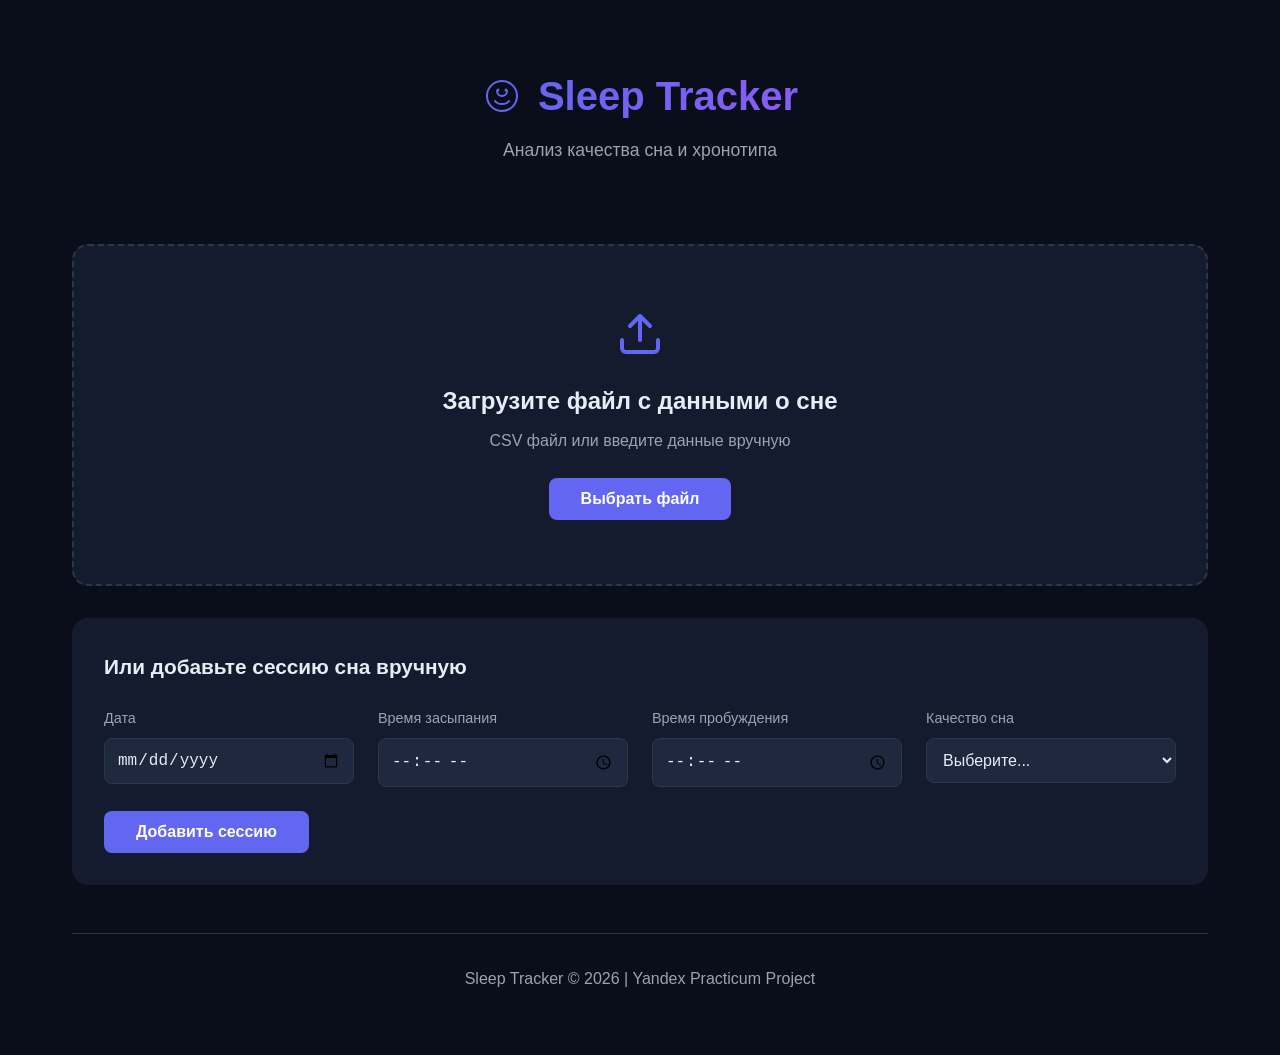
<file: index.html>
<!DOCTYPE html>
<html lang="ru">
<head>
    <meta charset="UTF-8">
    <meta name="viewport" content="width=device-width, initial-scale=1.0">
    <title>Sleep Tracker - Анализ сна</title>
    <link rel="stylesheet" href="styles.css">
</head>
<body>
    <div class="container">
        <header>
            <div class="logo">
                <svg width="40" height="40" viewBox="0 0 40 40" fill="none">
                    <path d="M20 5C11.716 5 5 11.716 5 20C5 28.284 11.716 35 20 35C28.284 35 35 28.284 35 20C35 11.716 28.284 5 20 5Z" stroke="currentColor" stroke-width="2"/>
                    <path d="M25 15C25 17.761 22.761 20 20 20C17.239 20 15 17.761 15 15" stroke="currentColor" stroke-width="2" stroke-linecap="round"/>
                    <circle cx="16" cy="14" r="1.5" fill="currentColor"/>
                    <circle cx="24" cy="14" r="1.5" fill="currentColor"/>
                    <path d="M13 25C13 25 15 28 20 28C25 28 27 25 27 25" stroke="currentColor" stroke-width="2" stroke-linecap="round"/>
                </svg>
                <h1>Sleep Tracker</h1>
            </div>
            <p class="subtitle">Анализ качества сна и хронотипа</p>
        </header>

        <main>
            <section class="upload-section">
                <div class="upload-area" id="uploadArea">
                    <svg width="48" height="48" viewBox="0 0 24 24" fill="none">
                        <path d="M21 15V19C21 19.5304 20.7893 20.0391 20.4142 20.4142C20.0391 20.7893 19.5304 21 19 21H5C4.46957 21 3.96086 20.7893 3.58579 20.4142C3.21071 20.0391 3 19.5304 3 19V15" stroke="currentColor" stroke-width="2" stroke-linecap="round" stroke-linejoin="round"/>
                        <path d="M17 8L12 3L7 8" stroke="currentColor" stroke-width="2" stroke-linecap="round" stroke-linejoin="round"/>
                        <path d="M12 3V15" stroke="currentColor" stroke-width="2" stroke-linecap="round" stroke-linejoin="round"/>
                    </svg>
                    <h2>Загрузите файл с данными о сне</h2>
                    <p>CSV файл или введите данные вручную</p>
                    <input type="file" id="fileInput" accept=".csv,.txt" hidden>
                    <button class="btn-primary" onclick="document.getElementById('fileInput').click()">
                        Выбрать файл
                    </button>
                </div>
            </section>

            <section class="manual-input-section">
                <h3>Или добавьте сессию сна вручную</h3>
                <form id="sleepForm">
                    <div class="form-grid">
                        <div class="form-group">
                            <label>Дата</label>
                            <input type="date" id="date" required>
                        </div>
                        <div class="form-group">
                            <label>Время засыпания</label>
                            <input type="time" id="bedTime" required>
                        </div>
                        <div class="form-group">
                            <label>Время пробуждения</label>
                            <input type="time" id="wakeTime" required>
                        </div>
                        <div class="form-group">
                            <label>Качество сна</label>
                            <select id="quality" required>
                                <option value="">Выберите...</option>
                                <option value="EXCELLENT">Отличное</option>
                                <option value="GOOD">Хорошее</option>
                                <option value="NORMAL">Нормальное</option>
                                <option value="BAD">Плохое</option>
                                <option value="TERRIBLE">Ужасное</option>
                            </select>
                        </div>
                    </div>
                    <button type="submit" class="btn-primary">Добавить сессию</button>
                </form>
            </section>

            <section class="results-section" id="resultsSection" style="display: none;">
                <h2>Результаты анализа</h2>

                <div class="stats-grid">
                    <div class="stat-card">
                        <div class="stat-icon">📊</div>
                        <div class="stat-content">
                            <div class="stat-label">Всего сессий</div>
                            <div class="stat-value" id="totalSessions">0</div>
                        </div>
                    </div>

                    <div class="stat-card">
                        <div class="stat-icon">⏱️</div>
                        <div class="stat-content">
                            <div class="stat-label">Средняя продолжительность</div>
                            <div class="stat-value" id="avgDuration">0ч 0м</div>
                        </div>
                    </div>

                    <div class="stat-card">
                        <div class="stat-icon">📉</div>
                        <div class="stat-content">
                            <div class="stat-label">Минимум</div>
                            <div class="stat-value" id="minDuration">0ч 0м</div>
                        </div>
                    </div>

                    <div class="stat-card">
                        <div class="stat-icon">📈</div>
                        <div class="stat-content">
                            <div class="stat-label">Максимум</div>
                            <div class="stat-value" id="maxDuration">0ч 0м</div>
                        </div>
                    </div>

                    <div class="stat-card highlight">
                        <div class="stat-icon">🦉</div>
                        <div class="stat-content">
                            <div class="stat-label">Хронотип</div>
                            <div class="stat-value" id="chronotype">-</div>
                            <div class="stat-description" id="chronotypeDesc"></div>
                        </div>
                    </div>

                    <div class="stat-card alert">
                        <div class="stat-icon">⚠️</div>
                        <div class="stat-content">
                            <div class="stat-label">Плохой сон</div>
                            <div class="stat-value" id="badSessions">0</div>
                            <div class="stat-description">сессий с низким качеством</div>
                        </div>
                    </div>
                </div>

                <div class="chart-container">
                    <h3>График продолжительности сна</h3>
                    <canvas id="sleepChart"></canvas>
                </div>

                <div class="sessions-table">
                    <h3>История сессий</h3>
                    <div class="table-wrapper">
                        <table id="sessionsTable">
                            <thead>
                                <tr>
                                    <th>Дата</th>
                                    <th>Время сна</th>
                                    <th>Время пробуждения</th>
                                    <th>Продолжительность</th>
                                    <th>Качество</th>
                                </tr>
                            </thead>
                            <tbody id="sessionsTableBody">
                            </tbody>
                        </table>
                    </div>
                </div>
            </section>
        </main>

        <footer>
            <p>Sleep Tracker © 2026 | Yandex Practicum Project</p>
        </footer>
    </div>

    <script src="app.js"></script>
</body>
</html>
</file>
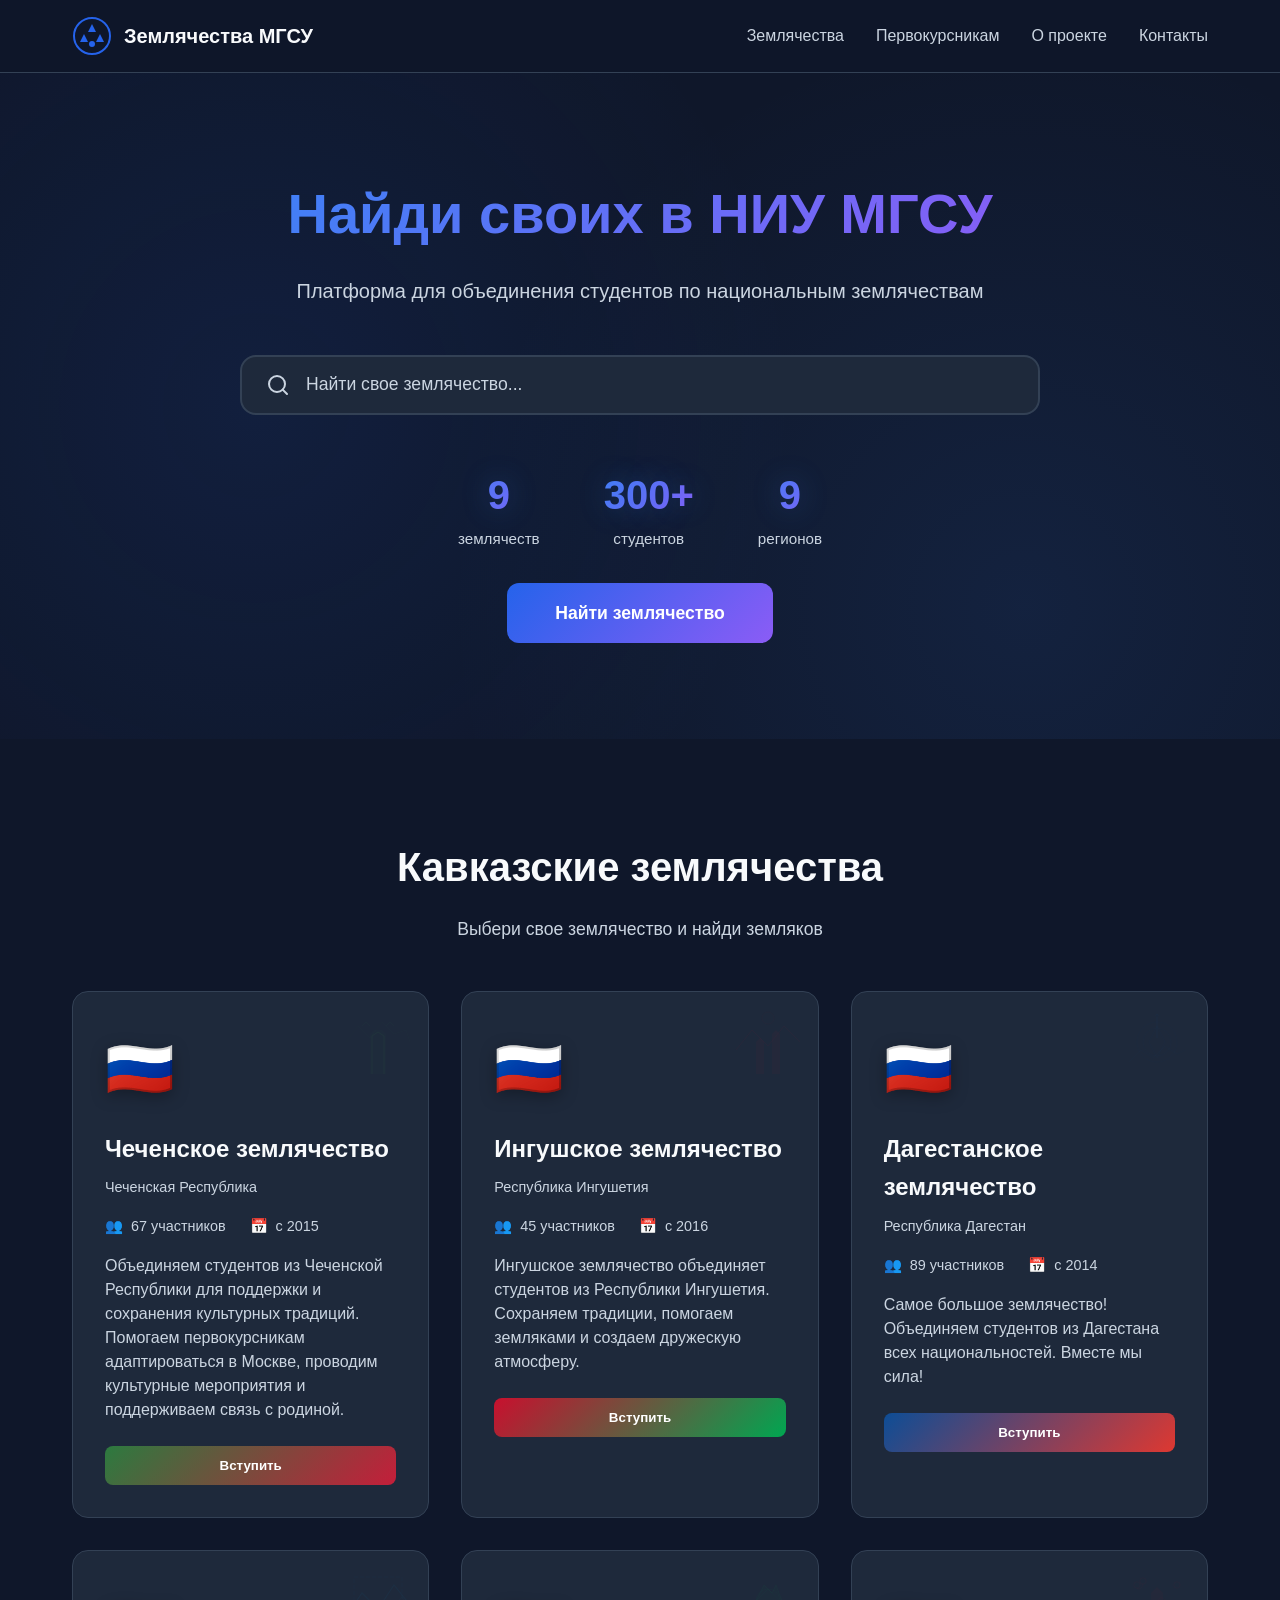
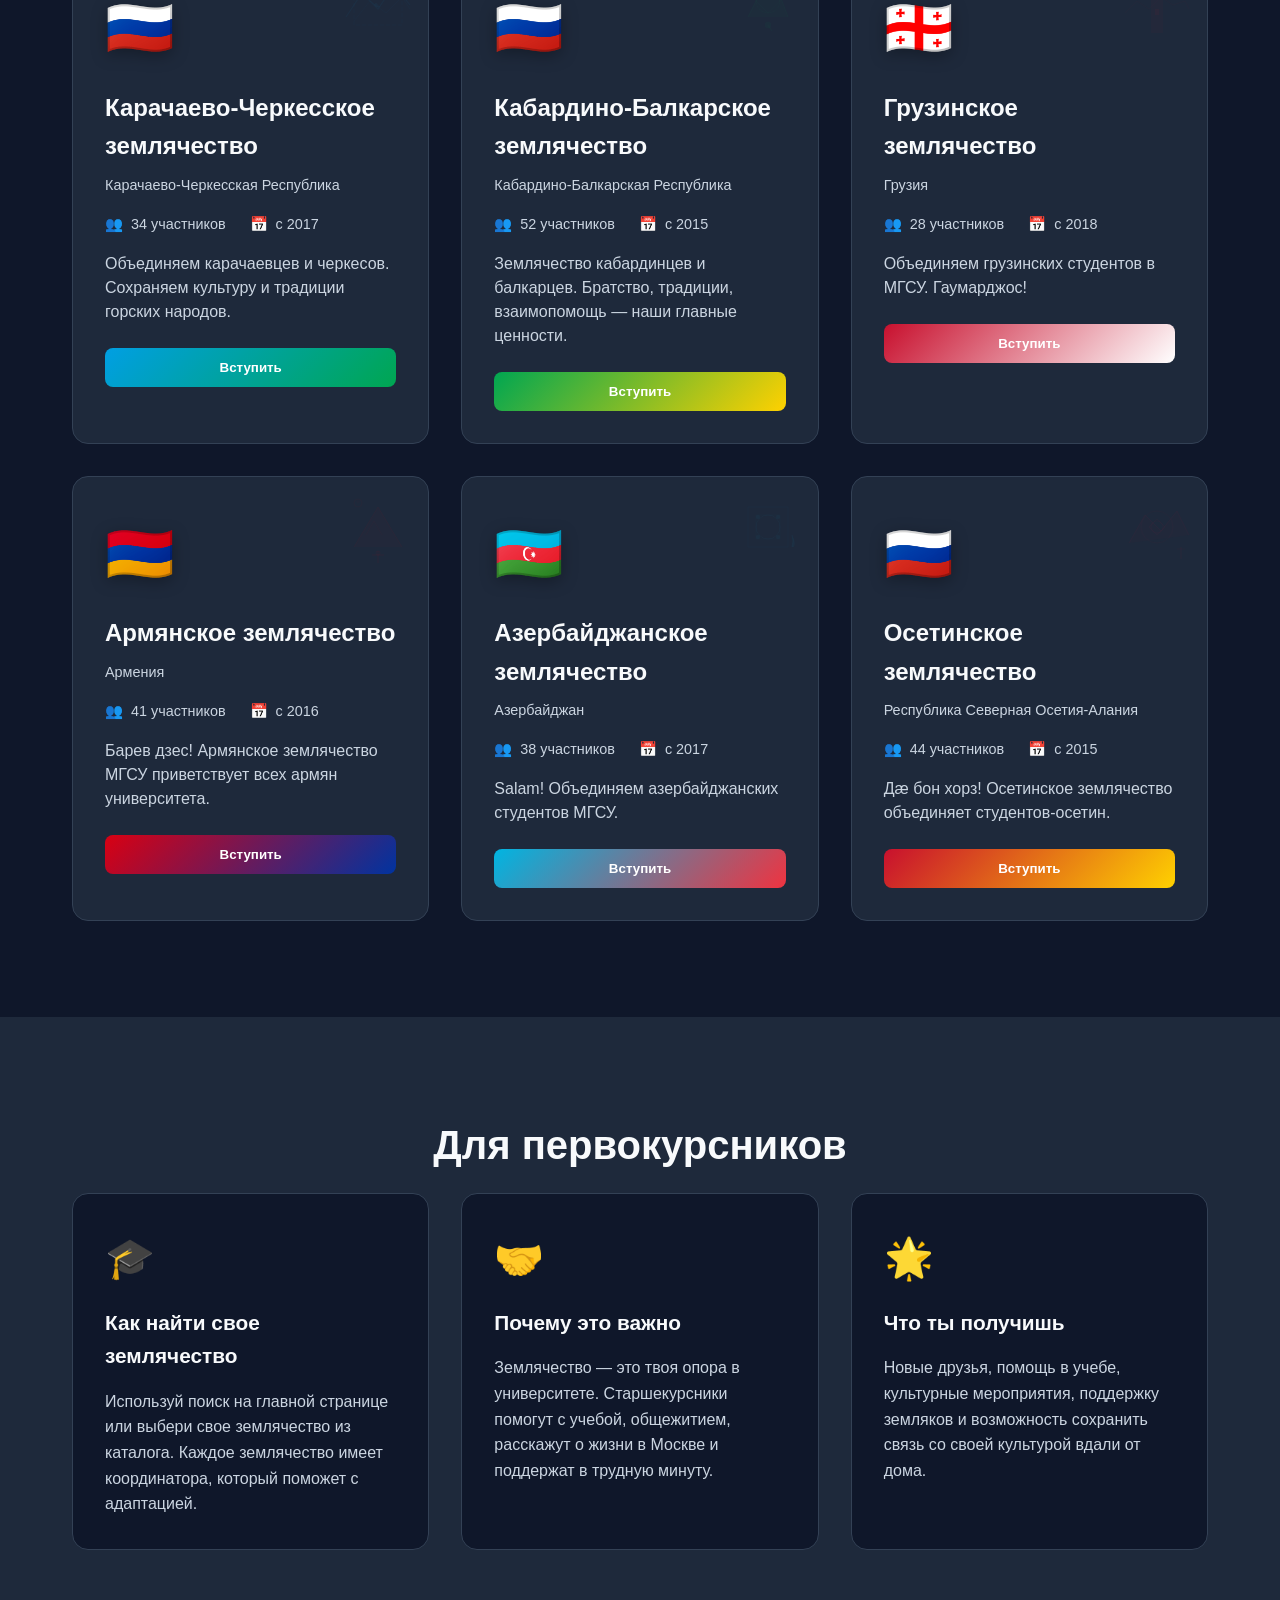
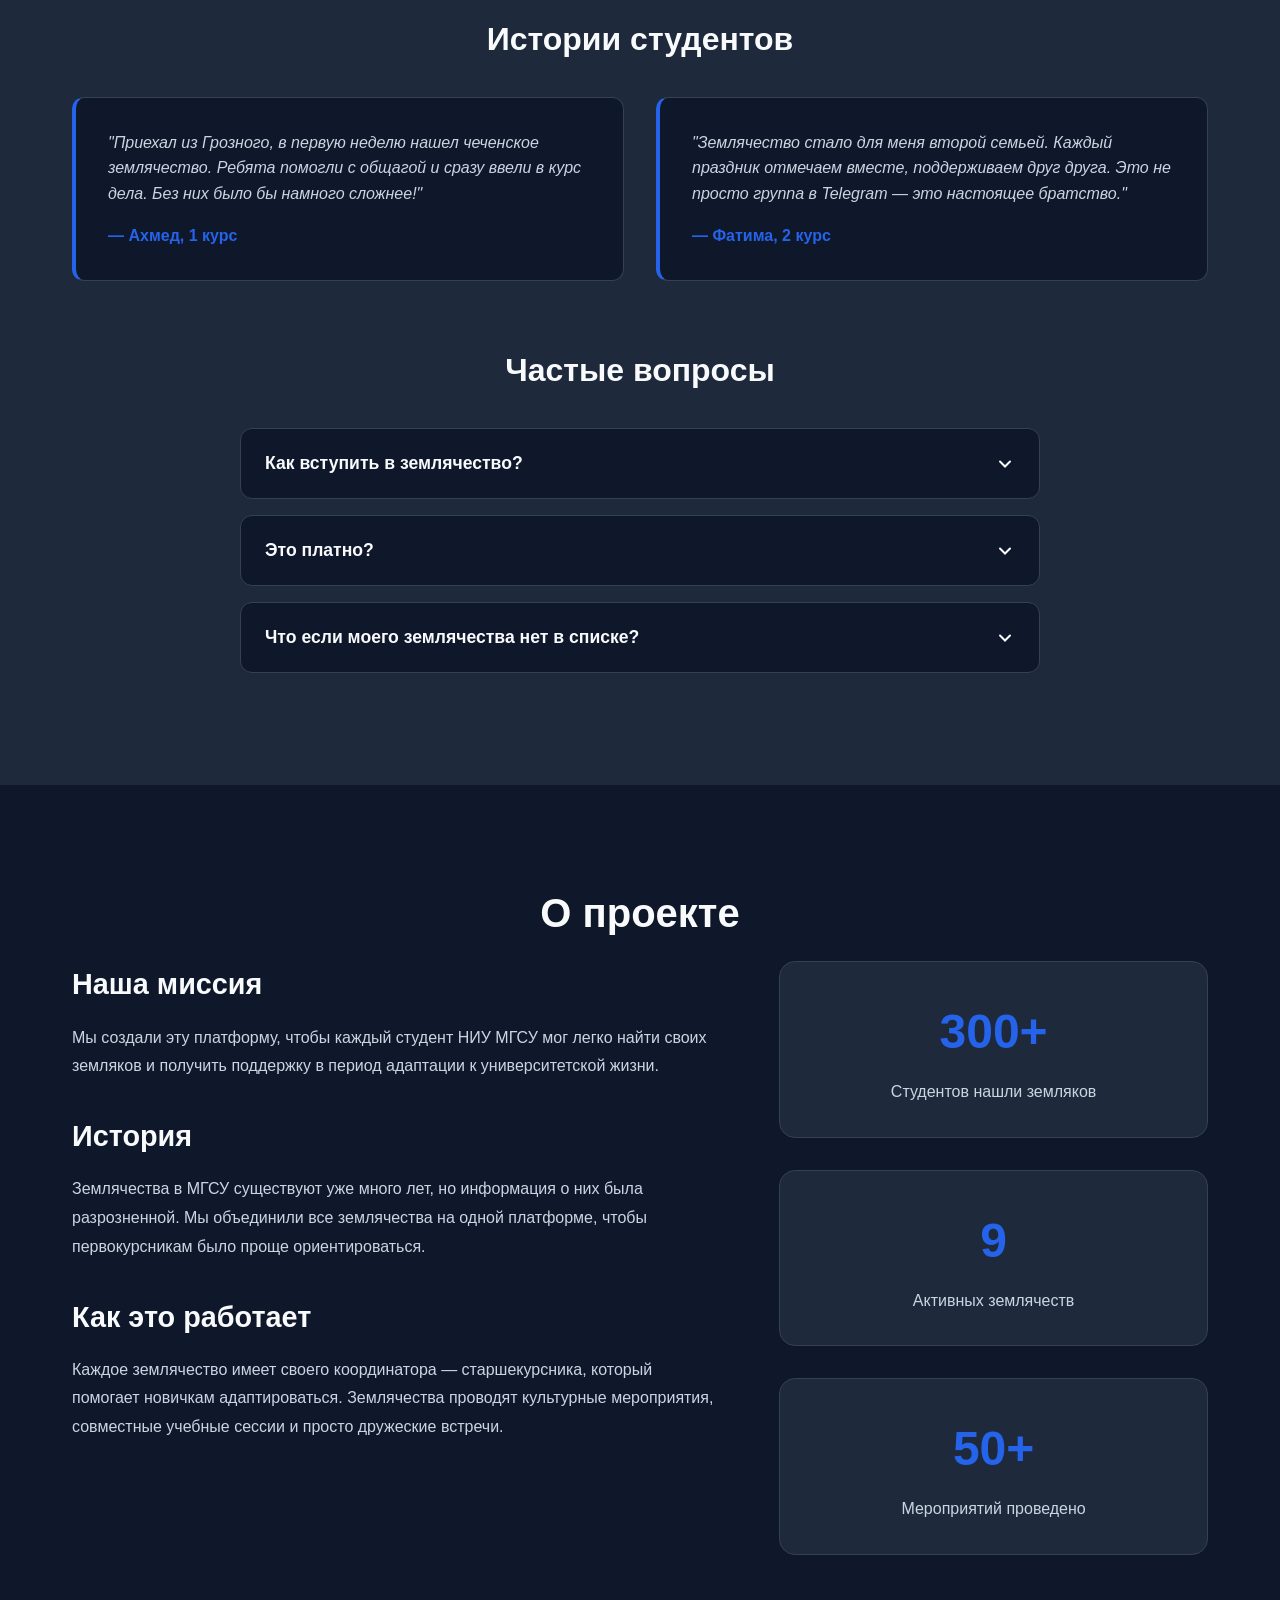
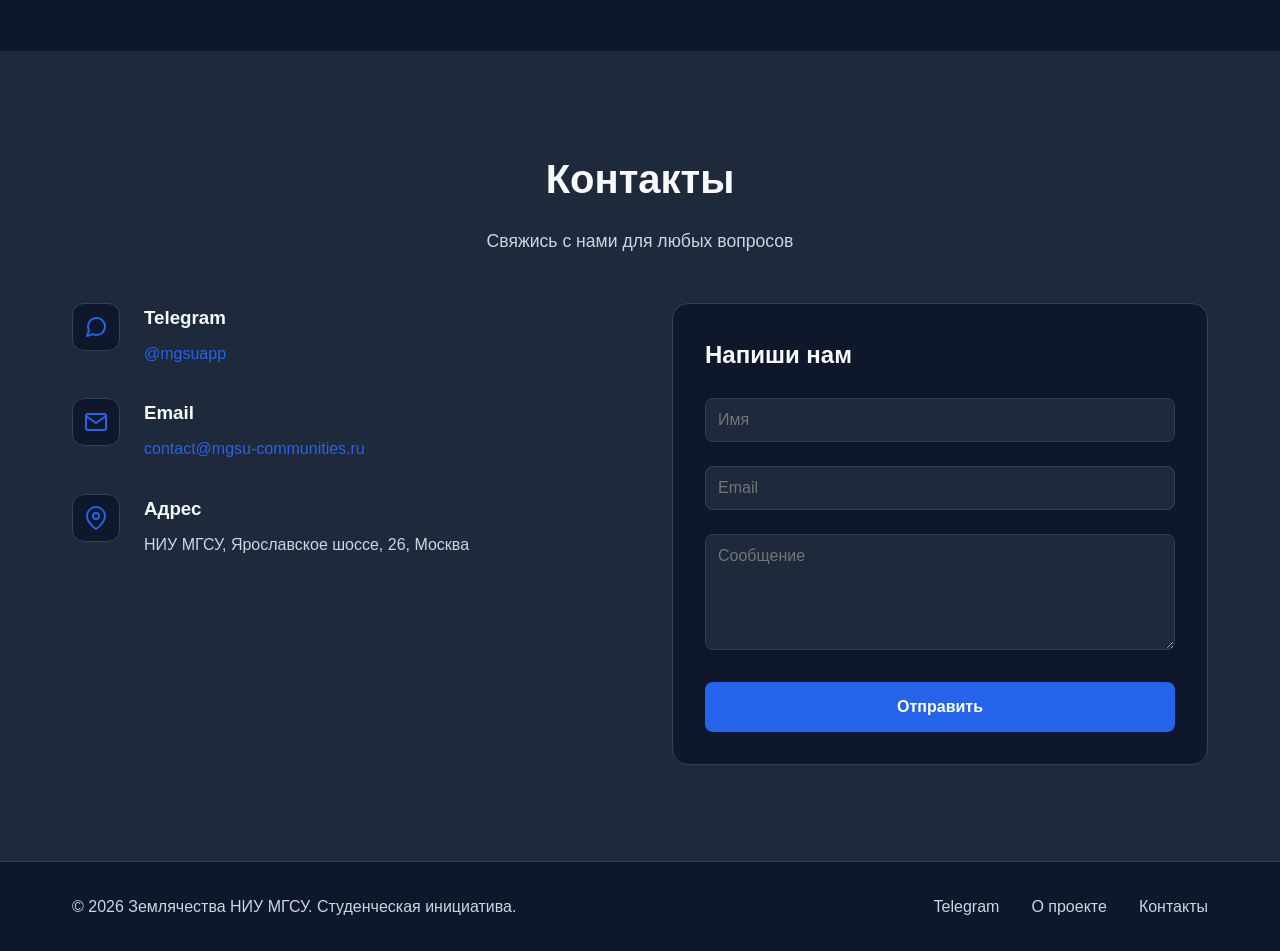
<file: mgsu-communities/index.html>
<!DOCTYPE html>
<html lang="ru">
<head>
    <meta charset="UTF-8">
    <meta name="viewport" content="width=device-width, initial-scale=1.0">
    <meta name="description" content="Платформа землячеств НИУ МГСУ - найди своих земляков в университете">
    <title>Землячества НИУ МГСУ - Найди своих</title>
    <link rel="stylesheet" href="css/main.css">
</head>
<body>
    <!-- Header -->
    <header class="header">
        <div class="container">
            <div class="logo">
                <svg width="40" height="40" viewBox="0 0 40 40" fill="none">
                    <circle cx="20" cy="20" r="18" stroke="currentColor" stroke-width="2"/>
                    <path d="M20 8L24 16H16L20 8Z" fill="currentColor"/>
                    <path d="M12 18L16 26H8L12 18Z" fill="currentColor"/>
                    <path d="M28 18L32 26H24L28 18Z" fill="currentColor"/>
                    <circle cx="20" cy="28" r="3" fill="currentColor"/>
                </svg>
                <span>Землячества МГСУ</span>
            </div>
            <nav class="nav">
                <a href="#catalog">Землячества</a>
                <a href="#for-freshmen">Первокурсникам</a>
                <a href="#about">О проекте</a>
                <a href="#contacts">Контакты</a>
            </nav>
            <button class="mobile-menu-toggle" aria-label="Меню">
                <span></span>
                <span></span>
                <span></span>
            </button>
        </div>
    </header>

    <!-- Hero Section -->
    <section class="hero">
        <div class="container">
            <div class="hero-content">
                <h1 class="hero-title">Найди своих в НИУ МГСУ</h1>
                <p class="hero-subtitle">Платформа для объединения студентов по национальным землячествам</p>

                <div class="search-box">
                    <svg width="24" height="24" viewBox="0 0 24 24" fill="none">
                        <circle cx="11" cy="11" r="8" stroke="currentColor" stroke-width="2"/>
                        <path d="M21 21L16.65 16.65" stroke="currentColor" stroke-width="2" stroke-linecap="round"/>
                    </svg>
                    <input type="text" id="searchInput" placeholder="Найти свое землячество...">
                </div>

                <div class="stats">
                    <div class="stat-item">
                        <div class="stat-number">9</div>
                        <div class="stat-label">землячеств</div>
                    </div>
                    <div class="stat-item">
                        <div class="stat-number">300+</div>
                        <div class="stat-label">студентов</div>
                    </div>
                    <div class="stat-item">
                        <div class="stat-number">9</div>
                        <div class="stat-label">регионов</div>
                    </div>
                </div>

                <a href="#catalog" class="cta-button">Найти землячество</a>
            </div>
        </div>
        <div class="hero-pattern"></div>
    </section>

    <!-- Catalog Section -->
    <section id="catalog" class="catalog">
        <div class="container">
            <h2 class="section-title">Кавказские землячества</h2>
            <p class="section-subtitle">Выбери свое землячество и найди земляков</p>

            <div id="communitiesGrid" class="communities-grid">
                <!-- Cards will be generated by JS -->
            </div>
        </div>
    </section>

    <!-- For Freshmen Section -->
    <section id="for-freshmen" class="for-freshmen">
        <div class="container">
            <h2 class="section-title">Для первокурсников</h2>

            <div class="info-grid">
                <div class="info-card">
                    <div class="info-icon">🎓</div>
                    <h3>Как найти свое землячество</h3>
                    <p>Используй поиск на главной странице или выбери свое землячество из каталога. Каждое землячество имеет координатора, который поможет с адаптацией.</p>
                </div>

                <div class="info-card">
                    <div class="info-icon">🤝</div>
                    <h3>Почему это важно</h3>
                    <p>Землячество — это твоя опора в университете. Старшекурсники помогут с учебой, общежитием, расскажут о жизни в Москве и поддержат в трудную минуту.</p>
                </div>

                <div class="info-card">
                    <div class="info-icon">🌟</div>
                    <h3>Что ты получишь</h3>
                    <p>Новые друзья, помощь в учебе, культурные мероприятия, поддержку земляков и возможность сохранить связь со своей культурой вдали от дома.</p>
                </div>
            </div>

            <div class="testimonials">
                <h3>Истории студентов</h3>
                <div class="testimonial-grid">
                    <div class="testimonial">
                        <p>"Приехал из Грозного, в первую неделю нашел чеченское землячество. Ребята помогли с общагой и сразу ввели в курс дела. Без них было бы намного сложнее!"</p>
                        <div class="testimonial-author">— Ахмед, 1 курс</div>
                    </div>
                    <div class="testimonial">
                        <p>"Землячество стало для меня второй семьей. Каждый праздник отмечаем вместе, поддерживаем друг друга. Это не просто группа в Telegram — это настоящее братство."</p>
                        <div class="testimonial-author">— Фатима, 2 курс</div>
                    </div>
                </div>
            </div>

            <div class="faq">
                <h3>Частые вопросы</h3>
                <div class="faq-list">
                    <div class="faq-item">
                        <button class="faq-question">
                            <span>Как вступить в землячество?</span>
                            <svg width="20" height="20" viewBox="0 0 20 20" fill="none">
                                <path d="M5 7.5L10 12.5L15 7.5" stroke="currentColor" stroke-width="2" stroke-linecap="round"/>
                            </svg>
                        </button>
                        <div class="faq-answer">
                            <p>Выбери свое землячество в каталоге, нажми кнопку "Вступить" и заполни короткую заявку. Председатель землячества свяжется с тобой в течение 24 часов.</p>
                        </div>
                    </div>

                    <div class="faq-item">
                        <button class="faq-question">
                            <span>Это платно?</span>
                            <svg width="20" height="20" viewBox="0 0 20 20" fill="none">
                                <path d="M5 7.5L10 12.5L15 7.5" stroke="currentColor" stroke-width="2" stroke-linecap="round"/>
                            </svg>
                        </button>
                        <div class="faq-answer">
                            <p>Нет, участие в землячестве полностью бесплатное. Это студенческая инициатива для взаимопомощи и поддержки.</p>
                        </div>
                    </div>

                    <div class="faq-item">
                        <button class="faq-question">
                            <span>Что если моего землячества нет в списке?</span>
                            <svg width="20" height="20" viewBox="0 0 20 20" fill="none">
                                <path d="M5 7.5L10 12.5L15 7.5" stroke="currentColor" stroke-width="2" stroke-linecap="round"/>
                            </svg>
                        </button>
                        <div class="faq-answer">
                            <p>Свяжись с нами через раздел "Контакты". Мы поможем создать новое землячество или найдем подходящее для тебя.</p>
                        </div>
                    </div>
                </div>
            </div>
        </div>
    </section>

    <!-- About Section -->
    <section id="about" class="about">
        <div class="container">
            <h2 class="section-title">О проекте</h2>
            <div class="about-content">
                <div class="about-text">
                    <h3>Наша миссия</h3>
                    <p>Мы создали эту платформу, чтобы каждый студент НИУ МГСУ мог легко найти своих земляков и получить поддержку в период адаптации к университетской жизни.</p>

                    <h3>История</h3>
                    <p>Землячества в МГСУ существуют уже много лет, но информация о них была разрозненной. Мы объединили все землячества на одной платформе, чтобы первокурсникам было проще ориентироваться.</p>

                    <h3>Как это работает</h3>
                    <p>Каждое землячество имеет своего координатора — старшекурсника, который помогает новичкам адаптироваться. Землячества проводят культурные мероприятия, совместные учебные сессии и просто дружеские встречи.</p>
                </div>
                <div class="about-stats">
                    <div class="about-stat-card">
                        <div class="about-stat-number">300+</div>
                        <div class="about-stat-text">Студентов нашли земляков</div>
                    </div>
                    <div class="about-stat-card">
                        <div class="about-stat-number">9</div>
                        <div class="about-stat-text">Активных землячеств</div>
                    </div>
                    <div class="about-stat-card">
                        <div class="about-stat-number">50+</div>
                        <div class="about-stat-text">Мероприятий проведено</div>
                    </div>
                </div>
            </div>
        </div>
    </section>

    <!-- Contacts Section -->
    <section id="contacts" class="contacts">
        <div class="container">
            <h2 class="section-title">Контакты</h2>
            <p class="section-subtitle">Свяжись с нами для любых вопросов</p>

            <div class="contacts-content">
                <div class="contact-info">
                    <div class="contact-item">
                        <div class="contact-icon">
                            <svg width="24" height="24" viewBox="0 0 24 24" fill="none">
                                <path d="M21 11.5C21.0034 12.8199 20.6951 14.1219 20.1 15.3C19.3944 16.7118 18.3098 17.8992 16.9674 18.7293C15.6251 19.5594 14.0782 19.9994 12.5 20C11.1801 20.0034 9.87812 19.6951 8.7 19.1L3 21L4.9 15.3C4.30493 14.1219 3.99656 12.8199 4 11.5C4.00061 9.92176 4.44061 8.37485 5.27072 7.03255C6.10083 5.69025 7.28825 4.60557 8.7 3.89997C9.87812 3.30493 11.1801 2.99656 12.5 3H13C15.0843 3.11502 17.053 3.99479 18.5291 5.47086C20.0052 6.94693 20.885 8.91568 21 11V11.5Z" stroke="currentColor" stroke-width="2" stroke-linecap="round" stroke-linejoin="round"/>
                            </svg>
                        </div>
                        <div>
                            <h3>Telegram</h3>
                            <a href="https://t.me/mgsuapp" target="_blank">@mgsuapp</a>
                        </div>
                    </div>

                    <div class="contact-item">
                        <div class="contact-icon">
                            <svg width="24" height="24" viewBox="0 0 24 24" fill="none">
                                <path d="M4 4H20C21.1 4 22 4.9 22 6V18C22 19.1 21.1 20 20 20H4C2.9 20 2 19.1 2 18V6C2 4.9 2.9 4 4 4Z" stroke="currentColor" stroke-width="2" stroke-linecap="round" stroke-linejoin="round"/>
                                <path d="M22 6L12 13L2 6" stroke="currentColor" stroke-width="2" stroke-linecap="round" stroke-linejoin="round"/>
                            </svg>
                        </div>
                        <div>
                            <h3>Email</h3>
                            <a href="mailto:contact@mgsu-communities.ru">contact@mgsu-communities.ru</a>
                        </div>
                    </div>

                    <div class="contact-item">
                        <div class="contact-icon">
                            <svg width="24" height="24" viewBox="0 0 24 24" fill="none">
                                <path d="M21 10C21 17 12 23 12 23C12 23 3 17 3 10C3 7.61305 3.94821 5.32387 5.63604 3.63604C7.32387 1.94821 9.61305 1 12 1C14.3869 1 16.6761 1.94821 18.364 3.63604C20.0518 5.32387 21 7.61305 21 10Z" stroke="currentColor" stroke-width="2" stroke-linecap="round" stroke-linejoin="round"/>
                                <circle cx="12" cy="10" r="3" stroke="currentColor" stroke-width="2"/>
                            </svg>
                        </div>
                        <div>
                            <h3>Адрес</h3>
                            <p>НИУ МГСУ, Ярославское шоссе, 26, Москва</p>
                        </div>
                    </div>
                </div>

                <form class="contact-form" id="contactForm">
                    <h3>Напиши нам</h3>
                    <div class="form-group">
                        <input type="text" placeholder="Имя" required>
                    </div>
                    <div class="form-group">
                        <input type="email" placeholder="Email" required>
                    </div>
                    <div class="form-group">
                        <textarea placeholder="Сообщение" rows="5" required></textarea>
                    </div>
                    <button type="submit" class="submit-button">Отправить</button>
                </form>
            </div>
        </div>
    </section>

    <!-- Footer -->
    <footer class="footer">
        <div class="container">
            <p>&copy; 2026 Землячества НИУ МГСУ. Студенческая инициатива.</p>
            <div class="footer-links">
                <a href="https://t.me/mgsuapp" target="_blank">Telegram</a>
                <a href="#about">О проекте</a>
                <a href="#contacts">Контакты</a>
            </div>
        </div>
    </footer>

    <!-- Join Modal -->
    <div id="joinModal" class="modal">
        <div class="modal-content">
            <button class="modal-close">&times;</button>
            <h2>Вступить в землячество</h2>
            <p class="modal-subtitle">Заполни заявку, и председатель свяжется с тобой</p>

            <form id="joinForm" class="join-form">
                <input type="hidden" id="communityId">

                <div class="form-group">
                    <label>Имя и Фамилия *</label>
                    <input type="text" id="fullName" required>
                </div>

                <div class="form-group">
                    <label>Курс *</label>
                    <select id="course" required>
                        <option value="">Выбери курс</option>
                        <option value="1">1 курс</option>
                        <option value="2">2 курс</option>
                        <option value="3">3 курс</option>
                        <option value="4">4 курс</option>
                        <option value="5">5 курс</option>
                        <option value="магистратура">Магистратура</option>
                    </select>
                </div>

                <div class="form-group">
                    <label>Telegram *</label>
                    <input type="text" id="telegram" placeholder="@username" required>
                </div>

                <div class="form-group">
                    <label>WhatsApp (необязательно)</label>
                    <input type="tel" id="whatsapp" placeholder="+7 999 123-45-67">
                </div>

                <div class="form-group">
                    <label>Комментарий (необязательно)</label>
                    <textarea id="comment" rows="3" placeholder="Расскажи о себе..."></textarea>
                </div>

                <button type="submit" class="submit-button">Отправить заявку</button>
            </form>
        </div>
    </div>

    <script src="js/data.js"></script>
    <script src="js/main.js"></script>
</body>
</html>
</file>
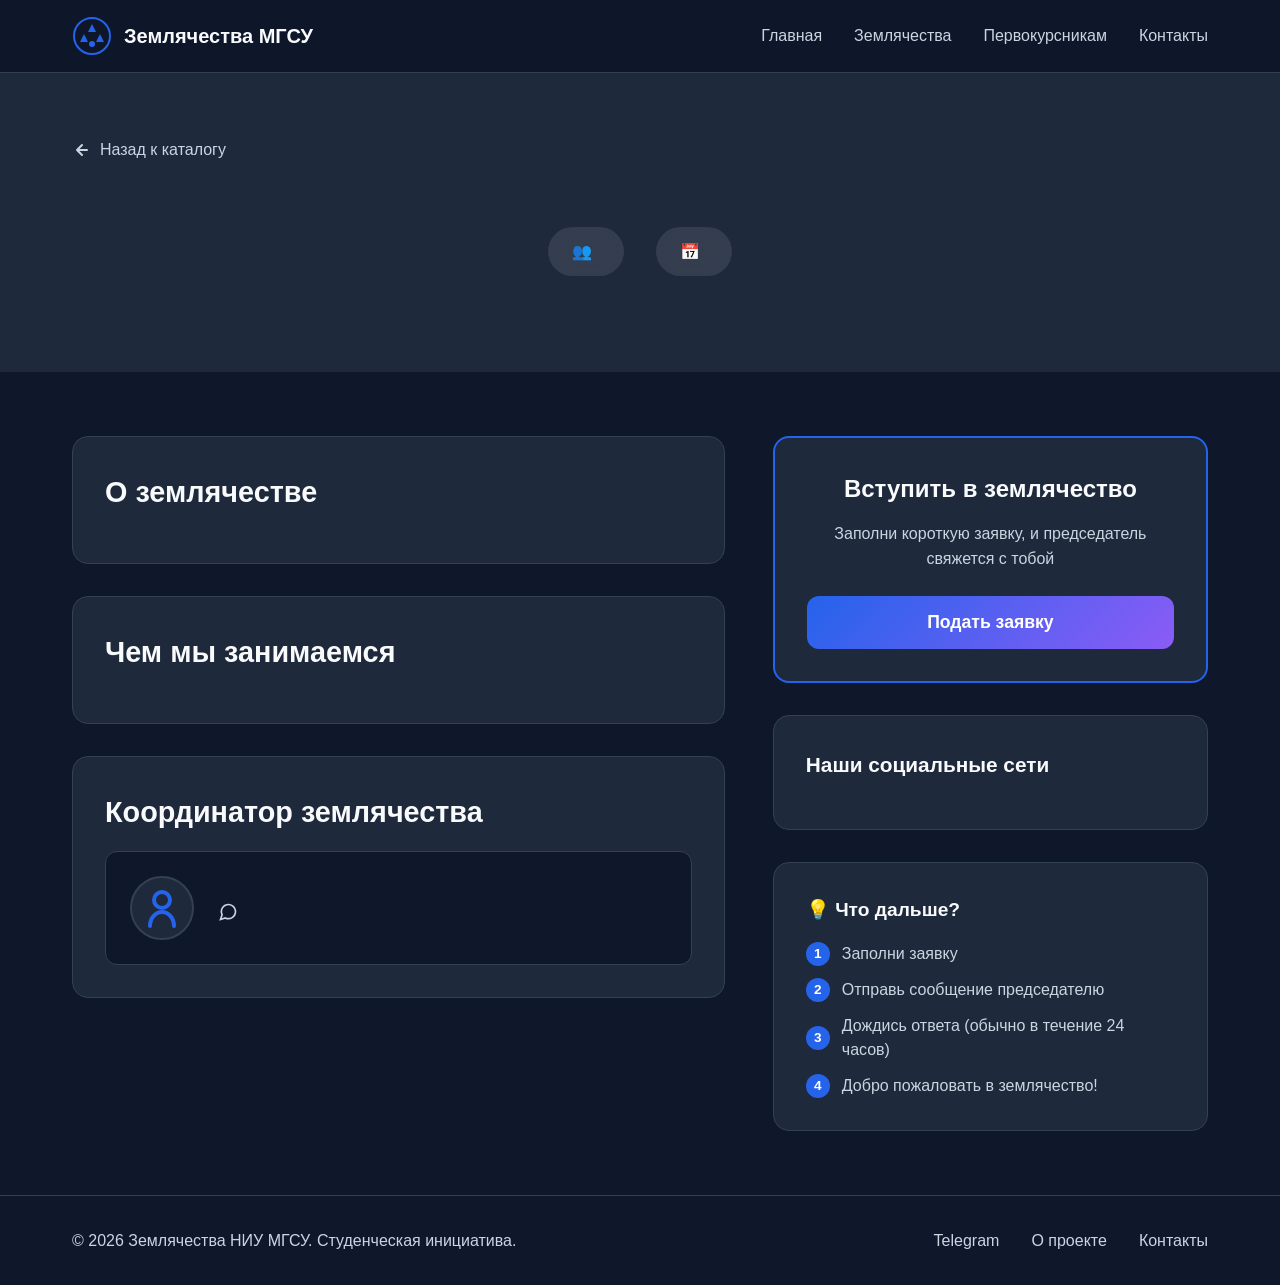
<file: mgsu-communities/community.html>
<!DOCTYPE html>
<html lang="ru">
<head>
    <meta charset="UTF-8">
    <meta name="viewport" content="width=device-width, initial-scale=1.0">
    <title>Землячество - НИУ МГСУ</title>
    <link rel="stylesheet" href="css/main.css">
    <link rel="stylesheet" href="css/community.css">
</head>
<body>
    <!-- Header -->
    <header class="header">
        <div class="container">
            <div class="logo">
                <svg width="40" height="40" viewBox="0 0 40 40" fill="none">
                    <circle cx="20" cy="20" r="18" stroke="currentColor" stroke-width="2"/>
                    <path d="M20 8L24 16H16L20 8Z" fill="currentColor"/>
                    <path d="M12 18L16 26H8L12 18Z" fill="currentColor"/>
                    <path d="M28 18L32 26H24L28 18Z" fill="currentColor"/>
                    <circle cx="20" cy="28" r="3" fill="currentColor"/>
                </svg>
                <span>Землячества МГСУ</span>
            </div>
            <nav class="nav">
                <a href="index.html">Главная</a>
                <a href="index.html#catalog">Землячества</a>
                <a href="index.html#for-freshmen">Первокурсникам</a>
                <a href="index.html#contacts">Контакты</a>
            </nav>
        </div>
    </header>

    <!-- Community Hero -->
    <section class="community-hero" id="communityHero">
        <div class="community-pattern"></div>
        <div class="container">
            <a href="index.html" class="back-button">
                <svg width="20" height="20" viewBox="0 0 20 20" fill="none">
                    <path d="M15 10H5M5 10L10 15M5 10L10 5" stroke="currentColor" stroke-width="2" stroke-linecap="round"/>
                </svg>
                Назад к каталогу
            </a>
            <div class="community-hero-content">
                <div class="community-hero-flag" id="heroFlag"></div>
                <h1 class="community-hero-title" id="heroTitle"></h1>
                <p class="community-hero-region" id="heroRegion"></p>
                <div class="community-hero-stats">
                    <div class="stat-badge">
                        <span>👥</span>
                        <span id="heroMembers"></span>
                    </div>
                    <div class="stat-badge">
                        <span>📅</span>
                        <span id="heroYear"></span>
                    </div>
                </div>
            </div>
        </div>
    </section>

    <!-- Community Content -->
    <section class="community-content">
        <div class="container">
            <div class="content-grid">
                <!-- Main Content -->
                <div class="main-content">
                    <div class="content-card">
                        <h2>О землячестве</h2>
                        <p id="fullDescription"></p>
                    </div>

                    <div class="content-card">
                        <h2>Чем мы занимаемся</h2>
                        <ul class="activities-list" id="activitiesList"></ul>
                    </div>

                    <div class="content-card">
                        <h2>Координатор землячества</h2>
                        <div class="coordinator-card">
                            <div class="coordinator-avatar">
                                <svg width="48" height="48" viewBox="0 0 24 24" fill="none">
                                    <circle cx="12" cy="8" r="4" stroke="currentColor" stroke-width="2"/>
                                    <path d="M6 21C6 17.134 8.686 14 12 14C15.314 14 18 17.134 18 21" stroke="currentColor" stroke-width="2" stroke-linecap="round"/>
                                </svg>
                            </div>
                            <div class="coordinator-info">
                                <h3 id="coordinatorName"></h3>
                                <p class="coordinator-telegram">
                                    <svg width="20" height="20" viewBox="0 0 24 24" fill="none">
                                        <path d="M21 11.5C21.0034 12.8199 20.6951 14.1219 20.1 15.3C19.3944 16.7118 18.3098 17.8992 16.9674 18.7293C15.6251 19.5594 14.0782 19.9994 12.5 20C11.1801 20.0034 9.87812 19.6951 8.7 19.1L3 21L4.9 15.3C4.30493 14.1219 3.99656 12.8199 4 11.5C4.00061 9.92176 4.44061 8.37485 5.27072 7.03255C6.10083 5.69025 7.28825 4.60557 8.7 3.89997C9.87812 3.30493 11.1801 2.99656 12.5 3H13C15.0843 3.11502 17.053 3.99479 18.5291 5.47086C20.0052 6.94693 20.885 8.91568 21 11V11.5Z" stroke="currentColor" stroke-width="2"/>
                                    </svg>
                                    <a href="#" id="coordinatorTelegram" target="_blank"></a>
                                </p>
                            </div>
                        </div>
                    </div>
                </div>

                <!-- Sidebar -->
                <div class="sidebar">
                    <div class="join-card">
                        <h3>Вступить в землячество</h3>
                        <p>Заполни короткую заявку, и председатель свяжется с тобой</p>
                        <button class="join-button-large" onclick="openJoinModal(event, window.currentCommunityId)">
                            Подать заявку
                        </button>
                    </div>

                    <div class="social-card">
                        <h3>Наши социальные сети</h3>
                        <div class="social-links" id="socialLinks"></div>
                    </div>

                    <div class="info-card-sidebar">
                        <h4>💡 Что дальше?</h4>
                        <ol class="steps-list">
                            <li>Заполни заявку</li>
                            <li>Отправь сообщение председателю</li>
                            <li>Дождись ответа (обычно в течение 24 часов)</li>
                            <li>Добро пожаловать в землячество!</li>
                        </ol>
                    </div>
                </div>
            </div>
        </div>
    </section>

    <!-- Footer -->
    <footer class="footer">
        <div class="container">
            <p>&copy; 2026 Землячества НИУ МГСУ. Студенческая инициатива.</p>
            <div class="footer-links">
                <a href="https://t.me/mgsuapp" target="_blank">Telegram</a>
                <a href="index.html#about">О проекте</a>
                <a href="index.html#contacts">Контакты</a>
            </div>
        </div>
    </footer>

    <!-- Join Modal -->
    <div id="joinModal" class="modal">
        <div class="modal-content">
            <button class="modal-close">&times;</button>
            <h2>Вступить в землячество</h2>
            <p class="modal-subtitle">Заполни заявку, и председатель свяжется с тобой</p>

            <form id="joinForm" class="join-form">
                <input type="hidden" id="communityId">

                <div class="form-group">
                    <label>Имя и Фамилия *</label>
                    <input type="text" id="fullName" required>
                </div>

                <div class="form-group">
                    <label>Курс *</label>
                    <select id="course" required>
                        <option value="">Выбери курс</option>
                        <option value="1">1 курс</option>
                        <option value="2">2 курс</option>
                        <option value="3">3 курс</option>
                        <option value="4">4 курс</option>
                        <option value="5">5 курс</option>
                        <option value="магистратура">Магистратура</option>
                    </select>
                </div>

                <div class="form-group">
                    <label>Telegram *</label>
                    <input type="text" id="telegram" placeholder="@username" required>
                </div>

                <div class="form-group">
                    <label>WhatsApp (необязательно)</label>
                    <input type="tel" id="whatsapp" placeholder="+7 999 123-45-67">
                </div>

                <div class="form-group">
                    <label>Комментарий (необязательно)</label>
                    <textarea id="comment" rows="3" placeholder="Расскажи о себе..."></textarea>
                </div>

                <button type="submit" class="submit-button">Отправить заявку</button>
            </form>
        </div>
    </div>

    <script src="js/data.js"></script>
    <script src="js/community.js"></script>
</body>
</html>
</file>
<file: styles.css>
:root {
    --bg-primary: #0a0e1a;
    --bg-secondary: #151b2e;
    --bg-tertiary: #1e2940;
    --text-primary: #e8ecf4;
    --text-secondary: #9ca3af;
    --accent-primary: #6366f1;
    --accent-hover: #4f46e5;
    --success: #10b981;
    --warning: #f59e0b;
    --danger: #ef4444;
    --border: #2d3748;
    --shadow: rgba(0, 0, 0, 0.3);
}

* {
    margin: 0;
    padding: 0;
    box-sizing: border-box;
}

body {
    font-family: -apple-system, BlinkMacSystemFont, 'Segoe UI', Roboto, Oxygen, Ubuntu, Cantarell, sans-serif;
    background: var(--bg-primary);
    color: var(--text-primary);
    line-height: 1.6;
    min-height: 100vh;
}

.container {
    max-width: 1200px;
    margin: 0 auto;
    padding: 2rem;
}

header {
    text-align: center;
    margin-bottom: 3rem;
    padding: 2rem 0;
}

.logo {
    display: flex;
    align-items: center;
    justify-content: center;
    gap: 1rem;
    margin-bottom: 0.5rem;
}

.logo svg {
    color: var(--accent-primary);
}

h1 {
    font-size: 2.5rem;
    font-weight: 700;
    background: linear-gradient(135deg, var(--accent-primary), #8b5cf6);
    -webkit-background-clip: text;
    -webkit-text-fill-color: transparent;
    background-clip: text;
}

.subtitle {
    color: var(--text-secondary);
    font-size: 1.1rem;
}

main {
    display: flex;
    flex-direction: column;
    gap: 2rem;
}

.upload-section {
    background: var(--bg-secondary);
    border-radius: 1rem;
    padding: 2rem;
    border: 2px dashed var(--border);
}

.upload-area {
    text-align: center;
    padding: 2rem;
}

.upload-area svg {
    color: var(--accent-primary);
    margin-bottom: 1rem;
}

.upload-area h2 {
    font-size: 1.5rem;
    margin-bottom: 0.5rem;
}

.upload-area p {
    color: var(--text-secondary);
    margin-bottom: 1.5rem;
}

.btn-primary {
    background: var(--accent-primary);
    color: white;
    border: none;
    padding: 0.75rem 2rem;
    border-radius: 0.5rem;
    font-size: 1rem;
    font-weight: 600;
    cursor: pointer;
    transition: all 0.2s;
}

.btn-primary:hover {
    background: var(--accent-hover);
    transform: translateY(-2px);
    box-shadow: 0 4px 12px rgba(99, 102, 241, 0.4);
}

.manual-input-section {
    background: var(--bg-secondary);
    border-radius: 1rem;
    padding: 2rem;
}

.manual-input-section h3 {
    margin-bottom: 1.5rem;
    font-size: 1.3rem;
}

.form-grid {
    display: grid;
    grid-template-columns: repeat(auto-fit, minmax(200px, 1fr));
    gap: 1.5rem;
    margin-bottom: 1.5rem;
}

.form-group {
    display: flex;
    flex-direction: column;
    gap: 0.5rem;
}

.form-group label {
    color: var(--text-secondary);
    font-size: 0.9rem;
    font-weight: 500;
}

.form-group input,
.form-group select {
    background: var(--bg-tertiary);
    border: 1px solid var(--border);
    color: var(--text-primary);
    padding: 0.75rem;
    border-radius: 0.5rem;
    font-size: 1rem;
    transition: all 0.2s;
}

.form-group input:focus,
.form-group select:focus {
    outline: none;
    border-color: var(--accent-primary);
    box-shadow: 0 0 0 3px rgba(99, 102, 241, 0.1);
}

.results-section {
    animation: fadeIn 0.5s ease-in;
}

@keyframes fadeIn {
    from {
        opacity: 0;
        transform: translateY(20px);
    }
    to {
        opacity: 1;
        transform: translateY(0);
    }
}

.results-section h2 {
    font-size: 2rem;
    margin-bottom: 1.5rem;
    text-align: center;
}

.stats-grid {
    display: grid;
    grid-template-columns: repeat(auto-fit, minmax(250px, 1fr));
    gap: 1.5rem;
    margin-bottom: 2rem;
}

.stat-card {
    background: var(--bg-secondary);
    border-radius: 1rem;
    padding: 1.5rem;
    display: flex;
    align-items: center;
    gap: 1rem;
    border: 1px solid var(--border);
    transition: all 0.3s;
}

.stat-card:hover {
    transform: translateY(-4px);
    box-shadow: 0 8px 24px var(--shadow);
    border-color: var(--accent-primary);
}

.stat-card.highlight {
    background: linear-gradient(135deg, rgba(99, 102, 241, 0.1), rgba(139, 92, 246, 0.1));
    border-color: var(--accent-primary);
}

.stat-card.alert {
    background: linear-gradient(135deg, rgba(239, 68, 68, 0.1), rgba(245, 158, 11, 0.1));
    border-color: var(--danger);
}

.stat-icon {
    font-size: 2.5rem;
    flex-shrink: 0;
}

.stat-content {
    flex: 1;
}

.stat-label {
    color: var(--text-secondary);
    font-size: 0.9rem;
    margin-bottom: 0.25rem;
}

.stat-value {
    font-size: 1.8rem;
    font-weight: 700;
    color: var(--text-primary);
}

.stat-description {
    color: var(--text-secondary);
    font-size: 0.85rem;
    margin-top: 0.25rem;
}

.chart-container {
    background: var(--bg-secondary);
    border-radius: 1rem;
    padding: 2rem;
    margin-bottom: 2rem;
    border: 1px solid var(--border);
}

.chart-container h3 {
    margin-bottom: 1.5rem;
    font-size: 1.3rem;
}

#sleepChart {
    max-height: 300px;
}

.sessions-table {
    background: var(--bg-secondary);
    border-radius: 1rem;
    padding: 2rem;
    border: 1px solid var(--border);
}

.sessions-table h3 {
    margin-bottom: 1.5rem;
    font-size: 1.3rem;
}

.table-wrapper {
    overflow-x: auto;
}

table {
    width: 100%;
    border-collapse: collapse;
}

thead {
    background: var(--bg-tertiary);
}

th {
    padding: 1rem;
    text-align: left;
    font-weight: 600;
    color: var(--text-secondary);
    border-bottom: 2px solid var(--border);
}

td {
    padding: 1rem;
    border-bottom: 1px solid var(--border);
}

tbody tr {
    transition: background 0.2s;
}

tbody tr:hover {
    background: var(--bg-tertiary);
}

.quality-badge {
    display: inline-block;
    padding: 0.25rem 0.75rem;
    border-radius: 0.25rem;
    font-size: 0.85rem;
    font-weight: 600;
}

.quality-excellent {
    background: rgba(16, 185, 129, 0.2);
    color: var(--success);
}

.quality-good {
    background: rgba(59, 130, 246, 0.2);
    color: #3b82f6;
}

.quality-normal {
    background: rgba(156, 163, 175, 0.2);
    color: var(--text-secondary);
}

.quality-bad {
    background: rgba(245, 158, 11, 0.2);
    color: var(--warning);
}

.quality-terrible {
    background: rgba(239, 68, 68, 0.2);
    color: var(--danger);
}

footer {
    text-align: center;
    padding: 2rem 0;
    margin-top: 3rem;
    color: var(--text-secondary);
    border-top: 1px solid var(--border);
}

@media (max-width: 768px) {
    .container {
        padding: 1rem;
    }

    h1 {
        font-size: 2rem;
    }

    .form-grid {
        grid-template-columns: 1fr;
    }

    .stats-grid {
        grid-template-columns: 1fr;
    }

    table {
        font-size: 0.9rem;
    }

    th, td {
        padding: 0.75rem 0.5rem;
    }
}
</file>
<file: mgsu-communities/css/main.css>
:root {
    --primary: #2563eb;
    --secondary: #1e40af;
    --accent: #3b82f6;
    --bg-primary: #0f172a;
    --bg-secondary: #1e293b;
    --bg-tertiary: #334155;
    --text-primary: #f8fafc;
    --text-secondary: #cbd5e1;
    --border: #334155;
    --success: #10b981;
    --shadow: rgba(0, 0, 0, 0.3);
}

* {
    margin: 0;
    padding: 0;
    box-sizing: border-box;
}

html {
    scroll-behavior: smooth;
}

body {
    font-family: -apple-system, BlinkMacSystemFont, 'Segoe UI', Roboto, Oxygen, Ubuntu, Cantarell, sans-serif;
    background: var(--bg-primary);
    color: var(--text-primary);
    line-height: 1.6;
}

.container {
    max-width: 1200px;
    margin: 0 auto;
    padding: 0 2rem;
}

/* Header */
.header {
    background: rgba(15, 23, 42, 0.95);
    backdrop-filter: blur(10px);
    position: sticky;
    top: 0;
    z-index: 1000;
    border-bottom: 1px solid var(--border);
}

.header .container {
    display: flex;
    align-items: center;
    justify-content: space-between;
    padding: 1rem 2rem;
}

.logo {
    display: flex;
    align-items: center;
    gap: 0.75rem;
    font-size: 1.25rem;
    font-weight: 700;
    color: var(--text-primary);
}

.logo svg {
    color: var(--primary);
}

.nav {
    display: flex;
    gap: 2rem;
}

.nav a {
    color: var(--text-secondary);
    text-decoration: none;
    font-weight: 500;
    transition: color 0.2s;
}

.nav a:hover {
    color: var(--primary);
}

.mobile-menu-toggle {
    display: none;
    flex-direction: column;
    gap: 4px;
    background: none;
    border: none;
    cursor: pointer;
}

.mobile-menu-toggle span {
    width: 24px;
    height: 2px;
    background: var(--text-primary);
    transition: all 0.3s;
}

/* Hero Section */
.hero {
    position: relative;
    padding: 6rem 0;
    overflow: hidden;
}

.hero-pattern {
    position: absolute;
    top: 0;
    left: 0;
    right: 0;
    bottom: 0;
    background:
        radial-gradient(circle at 20% 50%, rgba(37, 99, 235, 0.1) 0%, transparent 50%),
        radial-gradient(circle at 80% 80%, rgba(59, 130, 246, 0.1) 0%, transparent 50%);
    pointer-events: none;
}

.hero-content {
    position: relative;
    z-index: 1;
    text-align: center;
    max-width: 800px;
    margin: 0 auto;
}

.hero-title {
    font-size: 3.5rem;
    font-weight: 800;
    margin-bottom: 1rem;
    background: linear-gradient(135deg, #3b82f6 0%, #8b5cf6 50%, #ec4899 100%);
    background-size: 200% 200%;
    -webkit-background-clip: text;
    -webkit-text-fill-color: transparent;
    background-clip: text;
    animation: gradientShift 8s ease infinite;
}

@keyframes gradientShift {
    0%, 100% {
        background-position: 0% 50%;
    }
    50% {
        background-position: 100% 50%;
    }
}

.hero-subtitle {
    font-size: 1.25rem;
    color: var(--text-secondary);
    margin-bottom: 3rem;
}

.search-box {
    display: flex;
    align-items: center;
    gap: 1rem;
    background: var(--bg-secondary);
    border: 2px solid var(--border);
    border-radius: 1rem;
    padding: 1rem 1.5rem;
    margin-bottom: 3rem;
    transition: all 0.3s;
}

.search-box:focus-within {
    border-color: var(--primary);
    box-shadow: 0 0 0 4px rgba(37, 99, 235, 0.1);
}

.search-box svg {
    color: var(--text-secondary);
    flex-shrink: 0;
}

.search-box input {
    flex: 1;
    background: none;
    border: none;
    color: var(--text-primary);
    font-size: 1.1rem;
    outline: none;
}

.search-box input::placeholder {
    color: var(--text-secondary);
}

.stats {
    display: flex;
    justify-content: center;
    gap: 4rem;
    margin-bottom: 2rem;
}

.stat-item {
    text-align: center;
}

.stat-number {
    font-size: 2.5rem;
    font-weight: 800;
    background: linear-gradient(135deg, #3b82f6, #8b5cf6);
    -webkit-background-clip: text;
    -webkit-text-fill-color: transparent;
    background-clip: text;
    text-shadow: 0 0 30px rgba(59, 130, 246, 0.3);
}

.stat-label {
    color: var(--text-secondary);
    font-size: 0.95rem;
}

.cta-button {
    display: inline-block;
    background: linear-gradient(135deg, var(--primary), #8b5cf6);
    color: white;
    padding: 1rem 3rem;
    border-radius: 0.75rem;
    font-size: 1.1rem;
    font-weight: 600;
    text-decoration: none;
    transition: all 0.3s;
}

.cta-button:hover {
    transform: translateY(-2px);
    box-shadow: 0 8px 24px rgba(37, 99, 235, 0.4);
}

/* Catalog Section */
.catalog {
    padding: 6rem 0;
}

.section-title {
    font-size: 2.5rem;
    font-weight: 700;
    text-align: center;
    margin-bottom: 1rem;
}

.section-subtitle {
    text-align: center;
    color: var(--text-secondary);
    font-size: 1.1rem;
    margin-bottom: 3rem;
}

.communities-grid {
    display: grid;
    grid-template-columns: repeat(auto-fill, minmax(320px, 1fr));
    gap: 2rem;
}

.community-card {
    background: var(--bg-secondary);
    border: 1px solid var(--border);
    border-radius: 1rem;
    padding: 2rem;
    transition: all 0.3s;
    cursor: pointer;
    text-decoration: none;
    color: inherit;
    display: block;
    position: relative;
    overflow: hidden;
}

.community-icon-wrapper {
    position: absolute;
    top: 10px;
    right: 10px;
    width: 80px;
    height: 80px;
    opacity: 0.15;
    transition: all 0.3s;
}

.community-icon {
    width: 100%;
    height: 100%;
}

.community-icon svg {
    width: 100%;
    height: 100%;
}

.community-card:hover .community-icon-wrapper {
    opacity: 0.25;
    transform: scale(1.1);
}

.community-card::before {
    content: '';
    position: absolute;
    top: 0;
    left: 0;
    right: 0;
    height: 4px;
    background: linear-gradient(90deg, var(--card-primary, var(--primary)), var(--card-secondary, #8b5cf6));
    opacity: 0;
    transition: opacity 0.3s;
}

.community-card:hover::before {
    opacity: 1;
}

.community-card:hover {
    transform: translateY(-4px);
    box-shadow: 0 12px 32px var(--shadow), 0 0 0 1px var(--card-primary, var(--primary));
    border-color: var(--card-primary, var(--primary));
}

/* Уникальные цвета для каждой карточки */
.community-card[data-id="chechnya"] {
    --card-primary: #2c7a3f;
    --card-secondary: #c41e3a;
}

.community-card[data-id="ingushetia"] {
    --card-primary: #c8102e;
    --card-secondary: #00a651;
}

.community-card[data-id="dagestan"] {
    --card-primary: #0d4d96;
    --card-secondary: #de3831;
}

.community-card[data-id="kchr"] {
    --card-primary: #009fe3;
    --card-secondary: #00a651;
}

.community-card[data-id="kbr"] {
    --card-primary: #00a651;
    --card-secondary: #ffd100;
}

.community-card[data-id="georgia"] {
    --card-primary: #c8102e;
    --card-secondary: #ffffff;
}

.community-card[data-id="armenia"] {
    --card-primary: #d90012;
    --card-secondary: #0033a0;
}

.community-card[data-id="azerbaijan"] {
    --card-primary: #00b5e2;
    --card-secondary: #ef3340;
}

.community-card[data-id="ossetia"] {
    --card-primary: #c8102e;
    --card-secondary: #ffd100;
}

.community-flag {
    font-size: 3.5rem;
    margin-bottom: 1rem;
    filter: drop-shadow(0 4px 8px rgba(0, 0, 0, 0.3));
    transition: transform 0.3s;
}

.community-card:hover .community-flag {
    transform: scale(1.1) rotate(5deg);
}

.community-name {
    font-size: 1.5rem;
    font-weight: 700;
    margin-bottom: 0.5rem;
}

.community-region {
    color: var(--text-secondary);
    font-size: 0.9rem;
    margin-bottom: 1rem;
}

.community-stats {
    display: flex;
    gap: 1.5rem;
    margin-bottom: 1rem;
}

.community-stat {
    display: flex;
    align-items: center;
    gap: 0.5rem;
    color: var(--text-secondary);
    font-size: 0.9rem;
}

.community-description {
    color: var(--text-secondary);
    margin-bottom: 1.5rem;
    line-height: 1.5;
}

.join-button {
    width: 100%;
    background: linear-gradient(135deg, var(--card-primary, var(--primary)), var(--card-secondary, #8b5cf6));
    color: white;
    border: none;
    padding: 0.75rem;
    border-radius: 0.5rem;
    font-weight: 600;
    cursor: pointer;
    transition: all 0.3s;
    position: relative;
    overflow: hidden;
}

.join-button::before {
    content: '';
    position: absolute;
    inset: 0;
    background: linear-gradient(135deg, rgba(255,255,255,0.2), transparent);
    opacity: 0;
    transition: opacity 0.3s;
}

.join-button:hover::before {
    opacity: 1;
}

.join-button:hover {
    transform: translateY(-2px);
    box-shadow: 0 8px 20px rgba(0, 0, 0, 0.3);
}

/* For Freshmen Section */
.for-freshmen {
    padding: 6rem 0;
    background: var(--bg-secondary);
}

.info-grid {
    display: grid;
    grid-template-columns: repeat(auto-fit, minmax(300px, 1fr));
    gap: 2rem;
    margin-bottom: 4rem;
}

.info-card {
    background: var(--bg-primary);
    border: 1px solid var(--border);
    border-radius: 1rem;
    padding: 2rem;
}

.info-icon {
    font-size: 2.5rem;
    margin-bottom: 1rem;
}

.info-card h3 {
    font-size: 1.3rem;
    margin-bottom: 1rem;
}

.info-card p {
    color: var(--text-secondary);
    line-height: 1.6;
}

.testimonials {
    margin-bottom: 4rem;
}

.testimonials h3 {
    font-size: 2rem;
    text-align: center;
    margin-bottom: 2rem;
}

.testimonial-grid {
    display: grid;
    grid-template-columns: repeat(auto-fit, minmax(400px, 1fr));
    gap: 2rem;
}

.testimonial {
    background: var(--bg-primary);
    border: 1px solid var(--border);
    border-left: 4px solid var(--primary);
    border-radius: 0.75rem;
    padding: 2rem;
}

.testimonial p {
    color: var(--text-secondary);
    font-style: italic;
    line-height: 1.6;
    margin-bottom: 1rem;
}

.testimonial-author {
    color: var(--primary);
    font-weight: 600;
}

.faq h3 {
    font-size: 2rem;
    text-align: center;
    margin-bottom: 2rem;
}

.faq-list {
    max-width: 800px;
    margin: 0 auto;
}

.faq-item {
    background: var(--bg-primary);
    border: 1px solid var(--border);
    border-radius: 0.75rem;
    margin-bottom: 1rem;
    overflow: hidden;
}

.faq-question {
    width: 100%;
    background: none;
    border: none;
    color: var(--text-primary);
    padding: 1.5rem;
    text-align: left;
    font-size: 1.1rem;
    font-weight: 600;
    cursor: pointer;
    display: flex;
    justify-content: space-between;
    align-items: center;
}

.faq-question svg {
    transition: transform 0.3s;
    flex-shrink: 0;
}

.faq-item.active .faq-question svg {
    transform: rotate(180deg);
}

.faq-answer {
    max-height: 0;
    overflow: hidden;
    transition: max-height 0.3s;
}

.faq-item.active .faq-answer {
    max-height: 500px;
}

.faq-answer p {
    padding: 0 1.5rem 1.5rem;
    color: var(--text-secondary);
    line-height: 1.6;
}

/* About Section */
.about {
    padding: 6rem 0;
}

.about-content {
    display: grid;
    grid-template-columns: 1.5fr 1fr;
    gap: 4rem;
    align-items: start;
}

.about-text h3 {
    font-size: 1.8rem;
    margin-bottom: 1rem;
    margin-top: 2rem;
}

.about-text h3:first-child {
    margin-top: 0;
}

.about-text p {
    color: var(--text-secondary);
    line-height: 1.8;
}

.about-stats {
    display: flex;
    flex-direction: column;
    gap: 2rem;
}

.about-stat-card {
    background: var(--bg-secondary);
    border: 1px solid var(--border);
    border-radius: 1rem;
    padding: 2rem;
    text-align: center;
}

.about-stat-number {
    font-size: 3rem;
    font-weight: 800;
    color: var(--primary);
    margin-bottom: 0.5rem;
}

.about-stat-text {
    color: var(--text-secondary);
}

/* Contacts Section */
.contacts {
    padding: 6rem 0;
    background: var(--bg-secondary);
}

.contacts-content {
    display: grid;
    grid-template-columns: 1fr 1fr;
    gap: 4rem;
    margin-top: 3rem;
}

.contact-info {
    display: flex;
    flex-direction: column;
    gap: 2rem;
}

.contact-item {
    display: flex;
    gap: 1.5rem;
    align-items: start;
}

.contact-icon {
    width: 48px;
    height: 48px;
    background: var(--bg-primary);
    border: 1px solid var(--border);
    border-radius: 0.75rem;
    display: flex;
    align-items: center;
    justify-content: center;
    flex-shrink: 0;
}

.contact-icon svg {
    color: var(--primary);
}

.contact-item h3 {
    margin-bottom: 0.5rem;
}

.contact-item a {
    color: var(--primary);
    text-decoration: none;
}

.contact-item a:hover {
    text-decoration: underline;
}

.contact-item p {
    color: var(--text-secondary);
}

.contact-form {
    background: var(--bg-primary);
    border: 1px solid var(--border);
    border-radius: 1rem;
    padding: 2rem;
}

.contact-form h3 {
    margin-bottom: 1.5rem;
    font-size: 1.5rem;
}

.form-group {
    margin-bottom: 1.5rem;
}

.form-group label {
    display: block;
    margin-bottom: 0.5rem;
    color: var(--text-secondary);
    font-weight: 500;
}

.form-group input,
.form-group select,
.form-group textarea {
    width: 100%;
    background: var(--bg-secondary);
    border: 1px solid var(--border);
    color: var(--text-primary);
    padding: 0.75rem;
    border-radius: 0.5rem;
    font-size: 1rem;
    font-family: inherit;
    transition: all 0.2s;
}

.form-group input:focus,
.form-group select:focus,
.form-group textarea:focus {
    outline: none;
    border-color: var(--primary);
    box-shadow: 0 0 0 3px rgba(37, 99, 235, 0.1);
}

.submit-button {
    width: 100%;
    background: var(--primary);
    color: white;
    border: none;
    padding: 1rem;
    border-radius: 0.5rem;
    font-size: 1rem;
    font-weight: 600;
    cursor: pointer;
    transition: all 0.2s;
}

.submit-button:hover {
    background: var(--secondary);
}

/* Footer */
.footer {
    background: var(--bg-primary);
    border-top: 1px solid var(--border);
    padding: 2rem 0;
}

.footer .container {
    display: flex;
    justify-content: space-between;
    align-items: center;
}

.footer p {
    color: var(--text-secondary);
}

.footer-links {
    display: flex;
    gap: 2rem;
}

.footer-links a {
    color: var(--text-secondary);
    text-decoration: none;
}

.footer-links a:hover {
    color: var(--primary);
}

/* Modal */
.modal {
    display: none;
    position: fixed;
    top: 0;
    left: 0;
    right: 0;
    bottom: 0;
    background: rgba(0, 0, 0, 0.8);
    z-index: 2000;
    padding: 2rem;
    overflow-y: auto;
}

.modal.active {
    display: flex;
    align-items: center;
    justify-content: center;
}

.modal-content {
    background: var(--bg-secondary);
    border: 1px solid var(--border);
    border-radius: 1rem;
    padding: 2rem;
    max-width: 500px;
    width: 100%;
    position: relative;
    animation: modalSlideIn 0.3s;
}

@keyframes modalSlideIn {
    from {
        opacity: 0;
        transform: translateY(-20px);
    }
    to {
        opacity: 1;
        transform: translateY(0);
    }
}

.modal-close {
    position: absolute;
    top: 1rem;
    right: 1rem;
    background: none;
    border: none;
    color: var(--text-secondary);
    font-size: 2rem;
    cursor: pointer;
    line-height: 1;
}

.modal-close:hover {
    color: var(--text-primary);
}

.modal-content h2 {
    margin-bottom: 0.5rem;
}

.modal-subtitle {
    color: var(--text-secondary);
    margin-bottom: 2rem;
}

.join-form .form-group {
    margin-bottom: 1.5rem;
}

/* Mobile Responsive */
@media (max-width: 768px) {
    .container {
        padding: 0 1rem;
    }

    .nav {
        display: none;
    }

    .mobile-menu-toggle {
        display: flex;
    }

    .hero-title {
        font-size: 2.5rem;
    }

    .hero-subtitle {
        font-size: 1rem;
    }

    .stats {
        gap: 2rem;
    }

    .stat-number {
        font-size: 2rem;
    }

    .communities-grid {
        grid-template-columns: 1fr;
    }

    .testimonial-grid {
        grid-template-columns: 1fr;
    }

    .about-content {
        grid-template-columns: 1fr;
    }

    .contacts-content {
        grid-template-columns: 1fr;
    }

    .footer .container {
        flex-direction: column;
        gap: 1rem;
        text-align: center;
    }
}
</file>
<file: mgsu-communities/css/community.css>
/* Community Page Specific Styles */

.community-hero {
    position: relative;
    padding: 4rem 0 6rem;
    overflow: hidden;
    background: var(--bg-secondary);
}

.community-hero-icon {
    position: absolute;
    top: 50%;
    left: 50%;
    transform: translate(-50%, -50%);
    width: 400px;
    height: 400px;
    opacity: 0.08;
    pointer-events: none;
    z-index: 0;
}

.community-hero-icon svg {
    width: 100%;
    height: 100%;
}

.community-hero .container {
    position: relative;
    z-index: 1;
}

.community-pattern {
    position: absolute;
    top: 0;
    left: 0;
    right: 0;
    bottom: 0;
    opacity: 0.15;
    pointer-events: none;
    z-index: 0;
}

/* ЧЕЧНЯ - Горские традиционные узоры */
.community-hero.chechnya {
    background: linear-gradient(135deg, #1a4d2e 0%, #0d2818 100%);
}

.community-hero.chechnya .community-pattern {
    background:
        repeating-linear-gradient(45deg, #2c7a3f 0px, #2c7a3f 4px, transparent 4px, transparent 12px),
        repeating-linear-gradient(-45deg, #c41e3a 0px, #c41e3a 4px, transparent 4px, transparent 12px),
        repeating-linear-gradient(0deg, rgba(255,255,255,0.03) 0px, transparent 2px, transparent 30px);
    background-size: 40px 40px, 40px 40px, 100% 100%;
}

.community-hero.chechnya::before {
    content: '';
    position: absolute;
    top: 0;
    left: 0;
    right: 0;
    bottom: 0;
    background:
        radial-gradient(circle at 15% 20%, rgba(44, 122, 63, 0.2) 0%, transparent 40%),
        radial-gradient(circle at 85% 80%, rgba(196, 30, 58, 0.2) 0%, transparent 40%);
    pointer-events: none;
}

/* ИНГУШЕТИЯ - Башенные мотивы */
.community-hero.ingushetia {
    background: linear-gradient(135deg, #8b1a1a 0%, #450d0d 100%);
}

.community-hero.ingushetia .community-pattern {
    background-image:
        repeating-linear-gradient(90deg, rgba(200, 16, 46, 0.4) 0px, transparent 2px, transparent 8px, rgba(0, 166, 81, 0.4) 10px, transparent 12px, transparent 20px),
        repeating-linear-gradient(0deg, transparent 0px, transparent 50px, rgba(255,255,255,0.05) 50px, transparent 52px);
    background-size: 20px 100%, 100% 52px;
}

.community-hero.ingushetia::after {
    content: '';
    position: absolute;
    width: 200px;
    height: 200px;
    top: 50%;
    right: 10%;
    background:
        linear-gradient(45deg, transparent 40%, rgba(200, 16, 46, 0.1) 40%, rgba(200, 16, 46, 0.1) 60%, transparent 60%);
    transform: translateY(-50%) rotate(45deg);
    pointer-events: none;
}

/* ДАГЕСТАН - Ковровые узоры */
.community-hero.dagestan {
    background: linear-gradient(135deg, #0a2e5c 0%, #051729 100%);
}

.community-hero.dagestan .community-pattern {
    background:
        repeating-conic-gradient(from 45deg at 50% 50%, #0d4d96 0deg, transparent 30deg, #de3831 60deg, transparent 90deg),
        repeating-linear-gradient(0deg, rgba(255,255,255,0.02) 0px, transparent 1px, transparent 15px);
    background-size: 60px 60px, 100% 15px;
}

.community-hero.dagestan::before {
    content: '';
    position: absolute;
    inset: 0;
    background:
        radial-gradient(circle at 30% 30%, rgba(13, 77, 150, 0.3) 0%, transparent 30%),
        radial-gradient(circle at 70% 70%, rgba(222, 56, 49, 0.3) 0%, transparent 30%);
    opacity: 0.5;
}

/* КЧР - Карачаево-черкесские орнаменты */
.community-hero.kchr {
    background: linear-gradient(135deg, #005a7a 0%, #003a50 100%);
}

.community-hero.kchr .community-pattern {
    background:
        repeating-linear-gradient(60deg, #009fe3 0px, #009fe3 3px, transparent 3px, transparent 18px),
        repeating-linear-gradient(-60deg, #00a651 0px, #00a651 3px, transparent 3px, transparent 18px),
        radial-gradient(circle at 50% 50%, rgba(255,255,255,0.03) 1px, transparent 1px);
    background-size: 40px 70px, 40px 70px, 20px 20px;
}

/* КБР - Адыгские узоры */
.community-hero.kbr {
    background: linear-gradient(135deg, #0d5c2e 0%, #073d1e 100%);
}

.community-hero.kbr .community-pattern {
    background:
        repeating-linear-gradient(45deg, #00a651 0px, #00a651 5px, transparent 5px, transparent 15px, #ffd100 15px, #ffd100 20px, transparent 20px, transparent 30px),
        radial-gradient(circle at 20% 50%, rgba(0, 166, 81, 0.2) 0%, transparent 50%);
    background-size: 42px 42px, 100% 100%;
}

.community-hero.kbr::after {
    content: '';
    position: absolute;
    width: 150px;
    height: 150px;
    bottom: 20%;
    left: 10%;
    background:
        conic-gradient(from 0deg, #00a651 0deg, transparent 90deg, #ffd100 180deg, transparent 270deg);
    border-radius: 50%;
    opacity: 0.1;
}

/* ГРУЗИЯ - Грузинские кресты и виноградная лоза */
.community-hero.georgia {
    background: linear-gradient(135deg, #8b1a1a 0%, #5a0f0f 100%);
}

.community-hero.georgia .community-pattern {
    background:
        repeating-linear-gradient(0deg, transparent 0px, transparent 40px, #c8102e 40px, #c8102e 44px, transparent 44px, transparent 48px),
        repeating-linear-gradient(90deg, transparent 0px, transparent 40px, #ffffff 40px, #ffffff 44px, transparent 44px, transparent 48px),
        radial-gradient(circle at 50% 50%, rgba(200, 16, 46, 0.3) 0%, transparent 70%);
    background-size: 100% 48px, 48px 100%, 200px 200px;
}

/* АРМЕНИЯ - Армянские узоры хачкар */
.community-hero.armenia {
    background: linear-gradient(135deg, #9b1c1c 0%, #660d0d 100%);
}

.community-hero.armenia .community-pattern {
    background:
        repeating-conic-gradient(from 0deg at 50% 50%,
            #d90012 0deg 20deg,
            transparent 20deg 45deg,
            #0033a0 45deg 65deg,
            transparent 65deg 90deg),
        repeating-linear-gradient(45deg, rgba(255,255,255,0.03) 0px, transparent 2px, transparent 30px);
    background-size: 50px 50px, 100% 100%;
}

.community-hero.armenia::before {
    content: '';
    position: absolute;
    inset: 0;
    background:
        radial-gradient(ellipse at 25% 40%, rgba(217, 0, 18, 0.2) 0%, transparent 50%),
        radial-gradient(ellipse at 75% 60%, rgba(0, 51, 160, 0.2) 0%, transparent 50%);
}

/* АЗЕРБАЙДЖАН - Огненные узоры и ковровые мотивы */
.community-hero.azerbaijan {
    background: linear-gradient(135deg, #005f8a 0%, #003a54 100%);
}

.community-hero.azerbaijan .community-pattern {
    background:
        radial-gradient(circle at 25% 25%, #00b5e2 3px, transparent 3px),
        radial-gradient(circle at 75% 75%, #ef3340 3px, transparent 3px),
        radial-gradient(circle at 50% 50%, #10b981 2px, transparent 2px),
        repeating-linear-gradient(120deg, transparent 0px, transparent 25px, rgba(0, 181, 226, 0.1) 25px, rgba(0, 181, 226, 0.1) 26px);
    background-size: 50px 50px, 50px 50px, 30px 30px, 100% 100%;
    background-position: 0 0, 25px 25px, 15px 15px, 0 0;
}

.community-hero.azerbaijan::after {
    content: '🔥';
    position: absolute;
    top: 20%;
    right: 15%;
    font-size: 120px;
    opacity: 0.08;
    pointer-events: none;
}

/* ОСЕТИЯ - Нартские мотивы */
.community-hero.ossetia {
    background: linear-gradient(135deg, #8b1a1a 0%, #5a0f0f 100%);
}

.community-hero.ossetia .community-pattern {
    background:
        repeating-linear-gradient(0deg, transparent 0px, transparent 30px, #c8102e 30px, #c8102e 32px),
        repeating-linear-gradient(90deg, transparent 0px, transparent 30px, #ffd100 30px, #ffd100 32px),
        radial-gradient(circle at 20% 80%, rgba(200, 16, 46, 0.2) 0%, transparent 40%),
        radial-gradient(circle at 80% 20%, rgba(255, 209, 0, 0.2) 0%, transparent 40%);
    background-size: 100% 32px, 32px 100%, 100% 100%, 100% 100%;
}

.community-hero.ossetia::before {
    content: '';
    position: absolute;
    width: 180px;
    height: 180px;
    top: 30%;
    left: 15%;
    background:
        conic-gradient(from 0deg, #c8102e 0deg 90deg, transparent 90deg 180deg, #ffd100 180deg 270deg, transparent 270deg);
    border-radius: 50%;
    opacity: 0.08;
}

.back-button {
    display: inline-flex;
    align-items: center;
    gap: 0.5rem;
    color: var(--text-secondary);
    text-decoration: none;
    margin-bottom: 2rem;
    transition: color 0.2s;
}

.back-button:hover {
    color: var(--text-primary);
}

.community-hero-content {
    text-align: center;
    position: relative;
    z-index: 1;
}

.community-hero-flag {
    font-size: 5rem;
    margin-bottom: 1rem;
}

.community-hero-title {
    font-size: 3rem;
    font-weight: 800;
    margin-bottom: 0.5rem;
}

.community-hero-region {
    color: var(--text-secondary);
    font-size: 1.2rem;
    margin-bottom: 2rem;
}

.community-hero-stats {
    display: flex;
    justify-content: center;
    gap: 2rem;
}

.stat-badge {
    display: flex;
    align-items: center;
    gap: 0.5rem;
    background: rgba(255, 255, 255, 0.1);
    backdrop-filter: blur(10px);
    padding: 0.75rem 1.5rem;
    border-radius: 2rem;
    font-weight: 600;
}

/* Content Section */
.community-content {
    padding: 4rem 0;
}

.content-grid {
    display: grid;
    grid-template-columns: 1.5fr 1fr;
    gap: 3rem;
}

.main-content {
    display: flex;
    flex-direction: column;
    gap: 2rem;
}

.content-card {
    background: var(--bg-secondary);
    border: 1px solid var(--border);
    border-radius: 1rem;
    padding: 2rem;
}

.content-card h2 {
    font-size: 1.8rem;
    margin-bottom: 1rem;
}

.content-card p {
    color: var(--text-secondary);
    line-height: 1.8;
}

.activities-list {
    list-style: none;
    display: flex;
    flex-direction: column;
    gap: 0.75rem;
}

.activities-list li {
    display: flex;
    align-items: center;
    gap: 0.75rem;
    color: var(--text-secondary);
    padding: 0.75rem;
    background: var(--bg-primary);
    border-radius: 0.5rem;
    border-left: 3px solid var(--primary);
}

.activities-list li::before {
    content: '✓';
    background: var(--primary);
    color: white;
    width: 20px;
    height: 20px;
    border-radius: 50%;
    display: flex;
    align-items: center;
    justify-content: center;
    font-size: 0.8rem;
    font-weight: bold;
    flex-shrink: 0;
}

.coordinator-card {
    display: flex;
    gap: 1.5rem;
    align-items: center;
    background: var(--bg-primary);
    border: 1px solid var(--border);
    border-radius: 0.75rem;
    padding: 1.5rem;
}

.coordinator-avatar {
    width: 64px;
    height: 64px;
    background: var(--bg-secondary);
    border: 2px solid var(--border);
    border-radius: 50%;
    display: flex;
    align-items: center;
    justify-content: center;
    flex-shrink: 0;
}

.coordinator-avatar svg {
    color: var(--primary);
}

.coordinator-info h3 {
    font-size: 1.2rem;
    margin-bottom: 0.5rem;
}

.coordinator-telegram {
    display: flex;
    align-items: center;
    gap: 0.5rem;
    color: var(--text-secondary);
}

.coordinator-telegram svg {
    flex-shrink: 0;
}

.coordinator-telegram a {
    color: var(--primary);
    text-decoration: none;
}

.coordinator-telegram a:hover {
    text-decoration: underline;
}

/* Sidebar */
.sidebar {
    display: flex;
    flex-direction: column;
    gap: 2rem;
}

.join-card {
    background: var(--bg-secondary);
    border: 2px solid var(--primary);
    border-radius: 1rem;
    padding: 2rem;
    text-align: center;
}

.join-card h3 {
    font-size: 1.5rem;
    margin-bottom: 0.75rem;
}

.join-card p {
    color: var(--text-secondary);
    margin-bottom: 1.5rem;
    line-height: 1.6;
}

.join-button-large {
    width: 100%;
    background: linear-gradient(135deg, var(--primary), #8b5cf6);
    color: white;
    border: none;
    padding: 1rem 2rem;
    border-radius: 0.75rem;
    font-size: 1.1rem;
    font-weight: 600;
    cursor: pointer;
    transition: all 0.3s;
}

.join-button-large:hover {
    transform: translateY(-2px);
    box-shadow: 0 8px 24px rgba(37, 99, 235, 0.4);
}

.social-card {
    background: var(--bg-secondary);
    border: 1px solid var(--border);
    border-radius: 1rem;
    padding: 2rem;
}

.social-card h3 {
    font-size: 1.3rem;
    margin-bottom: 1rem;
}

.social-links {
    display: flex;
    flex-direction: column;
    gap: 0.75rem;
}

.social-link {
    display: flex;
    align-items: center;
    gap: 0.75rem;
    padding: 0.75rem;
    background: var(--bg-primary);
    border: 1px solid var(--border);
    border-radius: 0.5rem;
    text-decoration: none;
    color: var(--text-primary);
    transition: all 0.2s;
}

.social-link:hover {
    border-color: var(--primary);
    background: var(--bg-tertiary);
}

.social-link svg {
    color: var(--primary);
    flex-shrink: 0;
}

.info-card-sidebar {
    background: var(--bg-secondary);
    border: 1px solid var(--border);
    border-radius: 1rem;
    padding: 2rem;
}

.info-card-sidebar h4 {
    font-size: 1.2rem;
    margin-bottom: 1rem;
}

.steps-list {
    list-style: none;
    counter-reset: step-counter;
    display: flex;
    flex-direction: column;
    gap: 0.75rem;
}

.steps-list li {
    counter-increment: step-counter;
    display: flex;
    align-items: center;
    gap: 0.75rem;
    color: var(--text-secondary);
    line-height: 1.5;
}

.steps-list li::before {
    content: counter(step-counter);
    background: var(--primary);
    color: white;
    width: 24px;
    height: 24px;
    border-radius: 50%;
    display: flex;
    align-items: center;
    justify-content: center;
    font-size: 0.85rem;
    font-weight: bold;
    flex-shrink: 0;
}

/* Mobile Responsive */
@media (max-width: 768px) {
    .community-hero-flag {
        font-size: 3.5rem;
    }

    .community-hero-title {
        font-size: 2rem;
    }

    .community-hero-region {
        font-size: 1rem;
    }

    .community-hero-stats {
        flex-direction: column;
        gap: 1rem;
    }

    .stat-badge {
        justify-content: center;
    }

    .content-grid {
        grid-template-columns: 1fr;
    }

    .coordinator-card {
        flex-direction: column;
        text-align: center;
    }
}
</file>
